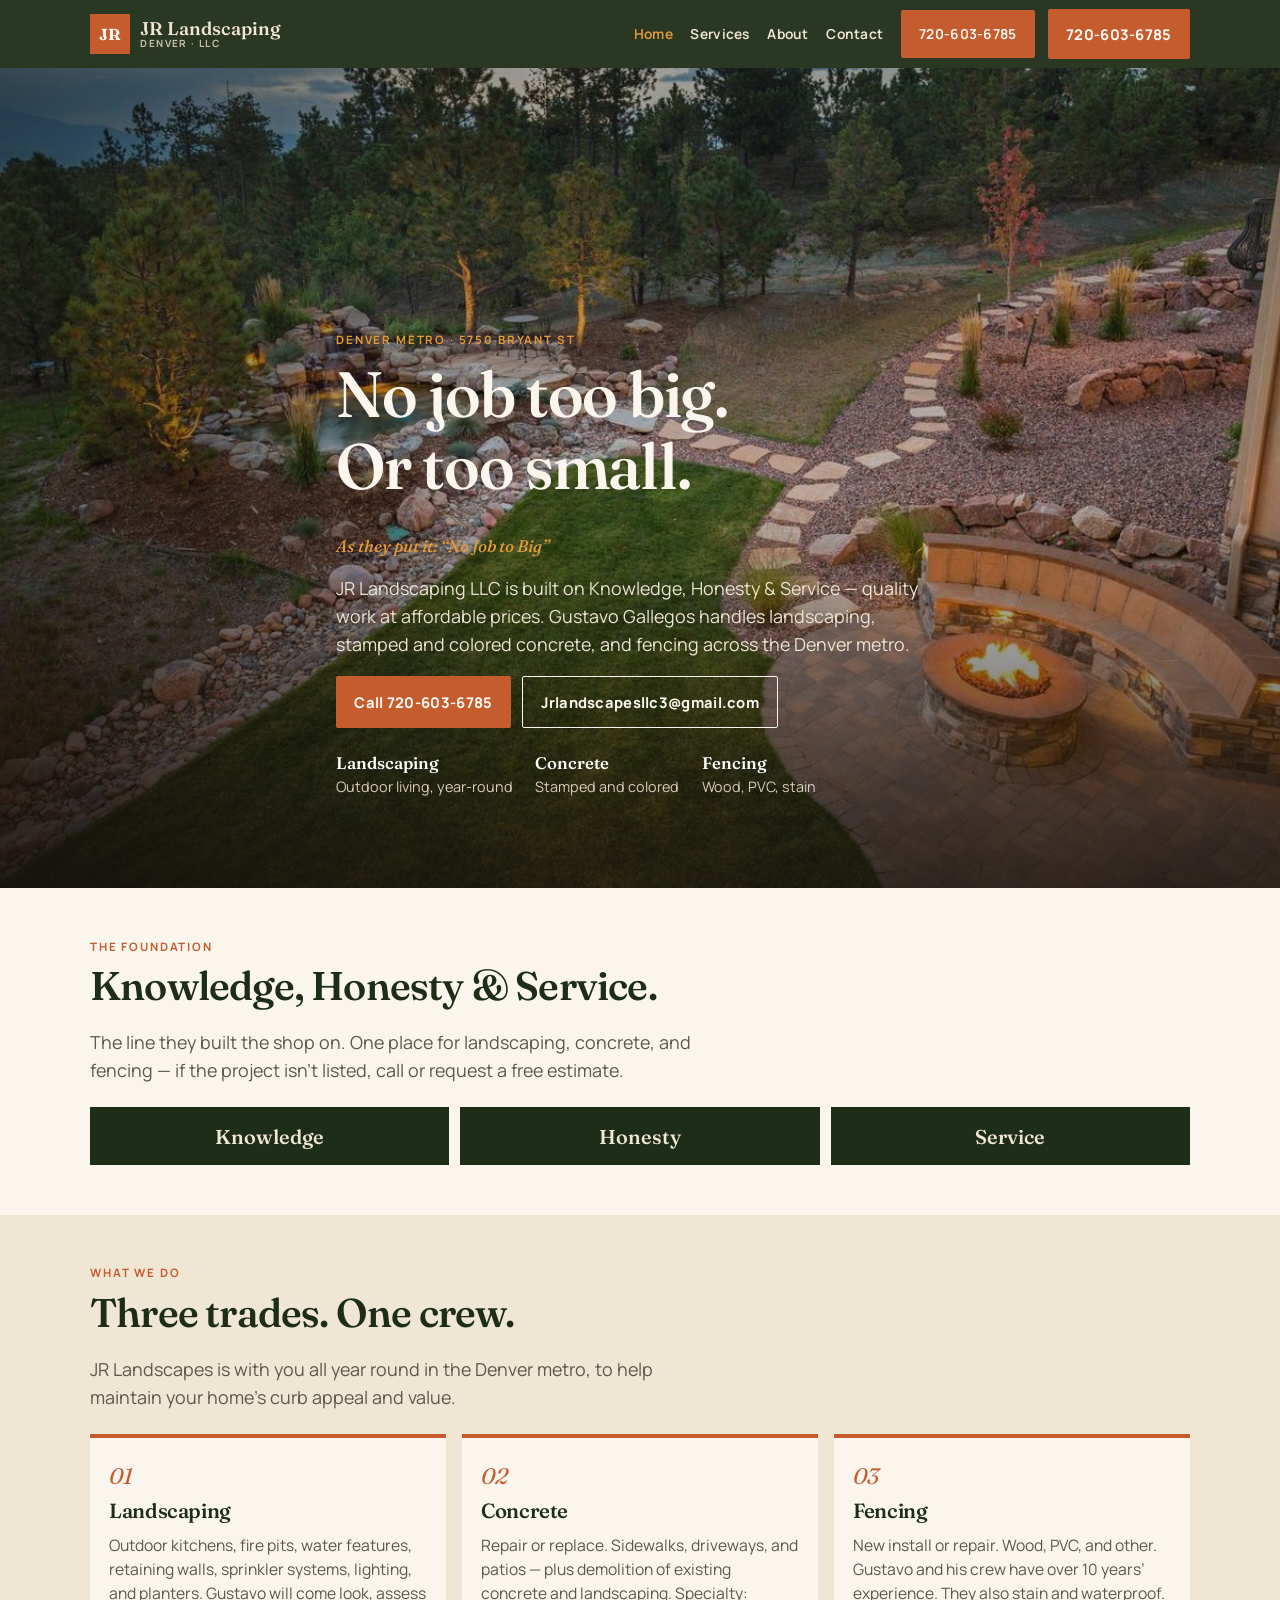
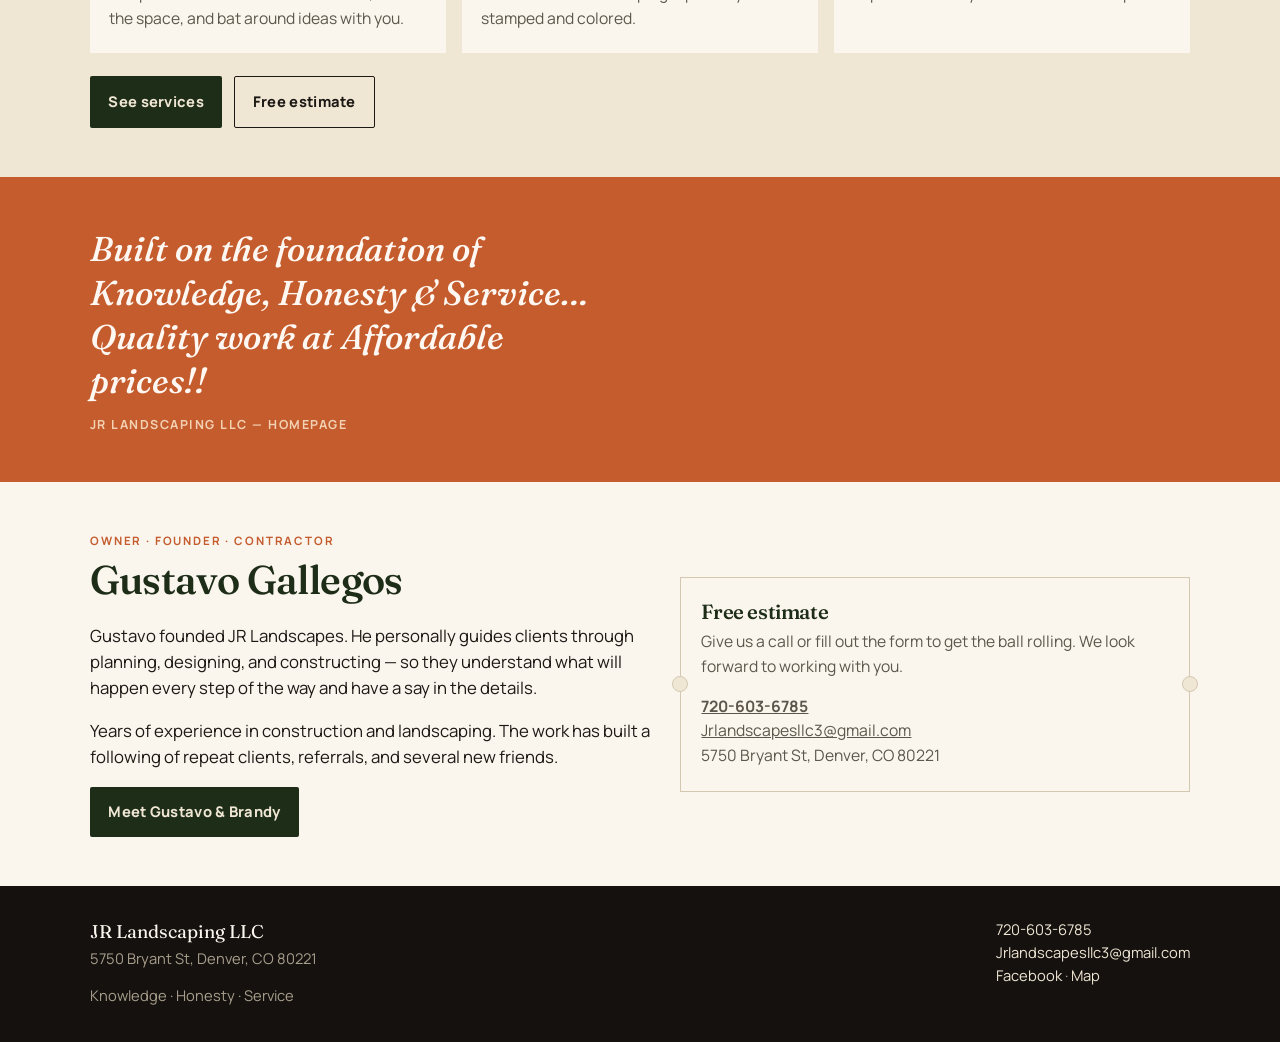
<file: index.html>
<!DOCTYPE html>
<html lang="en">
<head>
  <meta charset="utf-8">
  <meta name="viewport" content="width=device-width, initial-scale=1">
  <title>JR Landscaping LLC | Landscaping, concrete & fencing in Denver</title>
  <meta name="description" content="Gustavo Gallegos — landscaping, stamped and colored concrete, and fencing in the Denver metro. Knowledge, Honesty & Service. Call 720-603-6785.">
  <meta name="theme-color" content="#1e2d18">
  <link rel="icon" href="assets/favicon.svg" type="image/svg+xml">
  <link rel="preconnect" href="https://fonts.googleapis.com">
  <link rel="preconnect" href="https://fonts.gstatic.com" crossorigin>
  <link href="https://fonts.googleapis.com/css2?family=Fraunces:ital,opsz,wght@0,9..144,500;0,9..144,560;0,9..144,700;1,9..144,500&family=Manrope:wght@400;650;750&display=swap" rel="stylesheet">
  <link rel="stylesheet" href="assets/styles.css">
  <script type="application/ld+json">{"@context":"https://schema.org","@type":"LandscapingBusiness","name":"JR Landscaping LLC","alternateName":["JR Landscapes LLC","JR Landscapes"],"image":"assets/yard.jpg","url":"https://www.jrlandscapesllc.com/","telephone":"+17206036785","email":"Jrlandscapesllc3@gmail.com","address":{"@type":"PostalAddress","streetAddress":"5750 Bryant St","addressLocality":"Denver","addressRegion":"CO","postalCode":"80221","addressCountry":"US"},"geo":{"@type":"GeoCoordinates","latitude":39.8009664,"longitude":-105.0181736},"areaServed":"Denver metro","founder":{"@type":"Person","name":"Gustavo Gallegos","jobTitle":"Owner"},"employee":[{"@type":"Person","name":"Gustavo Gallegos","jobTitle":"Owner | Founder | Contractor"},{"@type":"Person","name":"Brandy Carmona","jobTitle":"Office Manager"}],"sameAs":["https://www.facebook.com/profile.php?id=100083057974969","https://www.google.com/maps/place/JR+Landscapes+LLC/@39.8009678,-105.0181648,15z"]}</script>
</head>
<body>
  <a class="skip" href="#main">Skip to content</a>
  <header class="site-header">
    <div class="wrap header-inner">
      <a class="logo" href="index.html">
        <span class="mark" aria-hidden="true">JR</span>
        <span class="logo-word">JR Landscaping<span>Denver · LLC</span></span>
      </a>
      <button class="menu-toggle" type="button" aria-expanded="false" aria-label="Open menu"><span></span></button>
      <nav class="nav" aria-label="Primary">
        <a href="index.html" aria-current="page">Home</a>
        <a href="services.html">Services</a>
        <a href="about.html">About</a>
        <a href="contact.html">Contact</a>
        <a class="btn btn-clay" href="tel:+17206036785">720-603-6785</a>
      </nav>
      <a class="btn btn-clay header-cta" href="tel:+17206036785">720-603-6785</a>
    </div>
  </header>

  <main id="main">
    <section class="hero">
      <div class="hero-media">
        <img src="assets/yard.jpg" alt="Twilight backyard with a lit fire pit, paver patio, retaining-wall bench, waterfall, and uplit pines — JR Landscaping homepage photo">
      </div>
      <div class="wrap hero-copy">
        <p class="eyebrow">Denver metro · 5750 Bryant St</p>
        <h1>No job too big. Or too small.</h1>
        <p class="as-said">As they put it: “No Job to Big”</p>
        <p class="lede">JR Landscaping LLC is built on Knowledge, Honesty &amp; Service — quality work at affordable prices. Gustavo Gallegos handles landscaping, stamped and colored concrete, and fencing across the Denver metro.</p>
        <div class="hero-actions">
          <a class="btn btn-clay" href="tel:+17206036785">Call 720-603-6785</a>
          <a class="btn btn-ghost" href="mailto:Jrlandscapesllc3@gmail.com">Jrlandscapesllc3@gmail.com</a>
        </div>
        <div class="hero-meta">
          <span><strong>Landscaping</strong> Outdoor living, year-round</span>
          <span><strong>Concrete</strong> Stamped and colored</span>
          <span><strong>Fencing</strong> Wood, PVC, stain</span>
        </div>
      </div>
    </section>

    <section class="band-bone">
      <div class="wrap">
        <p class="kicker">The foundation</p>
        <h2>Knowledge, Honesty &amp; Service.</h2>
        <p class="lede">The line they built the shop on. One place for landscaping, concrete, and fencing — if the project isn’t listed, call or request a free estimate.</p>
        <div class="pillars" aria-label="Company values">
          <span>Knowledge</span>
          <span>Honesty</span>
          <span>Service</span>
        </div>
      </div>
    </section>

    <section>
      <div class="wrap">
        <p class="kicker">What we do</p>
        <h2>Three trades. One crew.</h2>
        <p class="lede">JR Landscapes is with you all year round in the Denver metro, to help maintain your home’s curb appeal and value.</p>
        <div class="cards three" style="margin-top:1.4rem">
          <article class="slab">
            <span class="num">01</span>
            <h3>Landscaping</h3>
            <p>Outdoor kitchens, fire pits, water features, retaining walls, sprinkler systems, lighting, and planters. Gustavo will come look, assess the space, and bat around ideas with you.</p>
          </article>
          <article class="slab">
            <span class="num">02</span>
            <h3>Concrete</h3>
            <p>Repair or replace. Sidewalks, driveways, and patios — plus demolition of existing concrete and landscaping. Specialty: stamped and colored.</p>
          </article>
          <article class="slab">
            <span class="num">03</span>
            <h3>Fencing</h3>
            <p>New install or repair. Wood, PVC, and other. Gustavo and his crew have over 10 years’ experience. They also stain and waterproof.</p>
          </article>
        </div>
        <p class="actions" style="margin-top:1.4rem">
          <a class="btn btn-pine" href="services.html">See services</a>
          <a class="btn btn-ghost" href="contact.html">Free estimate</a>
        </p>
      </div>
    </section>

    <section class="band-clay">
      <div class="wrap">
        <blockquote class="quote">
          Built on the foundation of Knowledge, Honesty &amp; Service… Quality work at Affordable prices!!
          <cite>JR Landscaping LLC — homepage</cite>
        </blockquote>
      </div>
    </section>

    <section class="band-bone">
      <div class="wrap split">
        <div>
          <p class="kicker">Owner · founder · contractor</p>
          <h2>Gustavo Gallegos</h2>
          <p>Gustavo founded JR Landscapes. He personally guides clients through planning, designing, and constructing — so they understand what will happen every step of the way and have a say in the details.</p>
          <p>Years of experience in construction and landscaping. The work has built a following of repeat clients, referrals, and several new friends.</p>
          <p class="actions">
            <a class="btn btn-pine" href="about.html">Meet Gustavo &amp; Brandy</a>
          </p>
        </div>
        <div class="ticket">
          <h3>Free estimate</h3>
          <p>Give us a call or fill out the form to get the ball rolling. We look forward to working with you.</p>
          <p style="margin-top:1rem">
            <a href="tel:+17206036785"><strong>720-603-6785</strong></a><br>
            <a href="mailto:Jrlandscapesllc3@gmail.com">Jrlandscapesllc3@gmail.com</a><br>
            5750 Bryant St, Denver, CO 80221
          </p>
        </div>
      </div>
    </section>
  </main>
  <footer class="site-footer">
    <div class="wrap footer-inner">
      <div>
        <div class="footer-brand">JR Landscaping LLC</div>
        <p>5750 Bryant St, Denver, CO 80221</p>
        <p>Knowledge · Honesty · Service</p>
      </div>
      <p>
        <a href="tel:+17206036785">720-603-6785</a><br>
        <a href="mailto:Jrlandscapesllc3@gmail.com">Jrlandscapesllc3@gmail.com</a><br>
        <a href="https://www.facebook.com/profile.php?id=100083057974969" rel="noopener">Facebook</a>
        · <a href="https://www.google.com/maps/place/JR+Landscapes+LLC/@39.8009678,-105.0181648,15z" rel="noopener">Map</a>
      </p>
    </div>
  </footer>
  <nav class="callbar" aria-label="Call or email">
    <a href="tel:+17206036785">Call 720-603-6785</a>
    <a href="mailto:Jrlandscapesllc3@gmail.com">Email the shop</a>
  </nav>
  <script src="assets/site.js"></script>
</body>
</html>
</file>
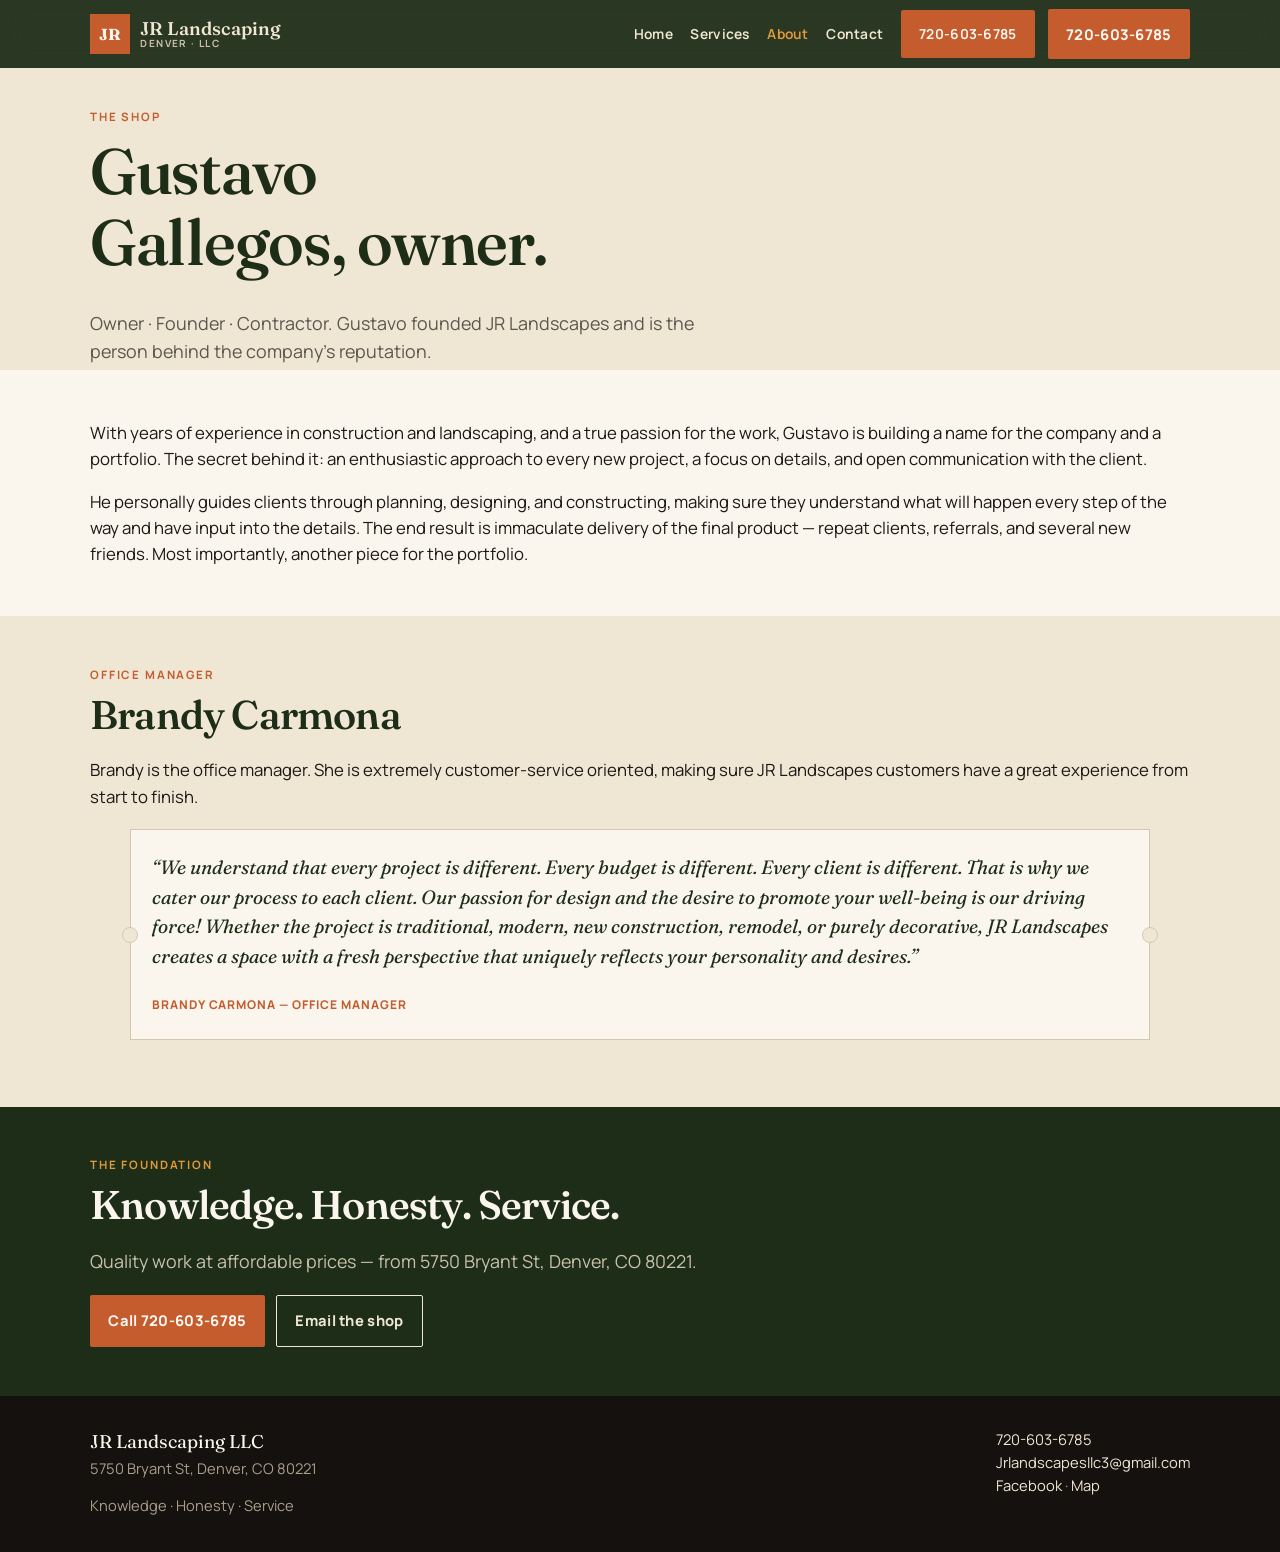
<file: about.html>
<!DOCTYPE html>
<html lang="en">
<head>
  <meta charset="utf-8">
  <meta name="viewport" content="width=device-width, initial-scale=1">
  <title>About | Gustavo Gallegos & Brandy Carmona — JR Landscaping LLC</title>
  <meta name="description" content="Gustavo Gallegos, owner and founder. Office manager Brandy Carmona. Knowledge, Honesty & Service from 5750 Bryant St, Denver.">
  <meta name="theme-color" content="#1e2d18">
  <link rel="icon" href="assets/favicon.svg" type="image/svg+xml">
  <link rel="preconnect" href="https://fonts.googleapis.com">
  <link rel="preconnect" href="https://fonts.gstatic.com" crossorigin>
  <link href="https://fonts.googleapis.com/css2?family=Fraunces:ital,opsz,wght@0,9..144,500;0,9..144,560;0,9..144,700;1,9..144,500&family=Manrope:wght@400;650;750&display=swap" rel="stylesheet">
  <link rel="stylesheet" href="assets/styles.css">
  
</head>
<body>
  <a class="skip" href="#main">Skip to content</a>
  <header class="site-header">
    <div class="wrap header-inner">
      <a class="logo" href="index.html">
        <span class="mark" aria-hidden="true">JR</span>
        <span class="logo-word">JR Landscaping<span>Denver · LLC</span></span>
      </a>
      <button class="menu-toggle" type="button" aria-expanded="false" aria-label="Open menu"><span></span></button>
      <nav class="nav" aria-label="Primary">
        <a href="index.html">Home</a>
        <a href="services.html">Services</a>
        <a href="about.html" aria-current="page">About</a>
        <a href="contact.html">Contact</a>
        <a class="btn btn-clay" href="tel:+17206036785">720-603-6785</a>
      </nav>
      <a class="btn btn-clay header-cta" href="tel:+17206036785">720-603-6785</a>
    </div>
  </header>

  <main id="main">
    <section class="page-hero">
      <div class="wrap">
        <p class="eyebrow">The shop</p>
        <h1>Gustavo Gallegos, owner.</h1>
        <p class="lede">Owner · Founder · Contractor. Gustavo founded JR Landscapes and is the person behind the company’s reputation.</p>
      </div>
    </section>

    <section class="band-bone">
      <div class="wrap">
        <p>With years of experience in construction and landscaping, and a true passion for the work, Gustavo is building a name for the company and a portfolio. The secret behind it: an enthusiastic approach to every new project, a focus on details, and open communication with the client.</p>
        <p>He personally guides clients through planning, designing, and constructing, making sure they understand what will happen every step of the way and have input into the details. The end result is immaculate delivery of the final product — repeat clients, referrals, and several new friends. Most importantly, another piece for the portfolio.</p>
      </div>
    </section>

    <section>
      <div class="wrap">
        <p class="kicker">Office manager</p>
        <h2>Brandy Carmona</h2>
        <p>Brandy is the office manager. She is extremely customer-service oriented, making sure JR Landscapes customers have a great experience from start to finish.</p>
        <blockquote class="ticket" style="margin-top:1.2rem">
          <p style="font-family:var(--display);font-style:italic;font-size:1.2rem;color:var(--pine);">“We understand that every project is different. Every budget is different. Every client is different. That is why we cater our process to each client. Our passion for design and the desire to promote your well-being is our driving force! Whether the project is traditional, modern, new construction, remodel, or purely decorative, JR Landscapes creates a space with a fresh perspective that uniquely reflects your personality and desires.”</p>
          <p style="margin-top:0.8rem"><cite style="font-style:normal;font-weight:750;letter-spacing:0.08em;text-transform:uppercase;font-size:0.75rem;color:var(--clay);">Brandy Carmona — Office Manager</cite></p>
        </blockquote>
      </div>
    </section>

    <section class="band-pine">
      <div class="wrap">
        <p class="kicker">The foundation</p>
        <h2>Knowledge. Honesty. Service.</h2>
        <p class="lede">Quality work at affordable prices — from 5750 Bryant St, Denver, CO 80221.</p>
        <p class="actions" style="margin-top:1.2rem">
          <a class="btn btn-clay" href="tel:+17206036785">Call 720-603-6785</a>
          <a class="btn btn-ghost" href="mailto:Jrlandscapesllc3@gmail.com">Email the shop</a>
        </p>
      </div>
    </section>
  </main>
  <footer class="site-footer">
    <div class="wrap footer-inner">
      <div>
        <div class="footer-brand">JR Landscaping LLC</div>
        <p>5750 Bryant St, Denver, CO 80221</p>
        <p>Knowledge · Honesty · Service</p>
      </div>
      <p>
        <a href="tel:+17206036785">720-603-6785</a><br>
        <a href="mailto:Jrlandscapesllc3@gmail.com">Jrlandscapesllc3@gmail.com</a><br>
        <a href="https://www.facebook.com/profile.php?id=100083057974969" rel="noopener">Facebook</a>
        · <a href="https://www.google.com/maps/place/JR+Landscapes+LLC/@39.8009678,-105.0181648,15z" rel="noopener">Map</a>
      </p>
    </div>
  </footer>
  <nav class="callbar" aria-label="Call or email">
    <a href="tel:+17206036785">Call 720-603-6785</a>
    <a href="mailto:Jrlandscapesllc3@gmail.com">Email the shop</a>
  </nav>
  <script src="assets/site.js"></script>
</body>
</html>
</file>
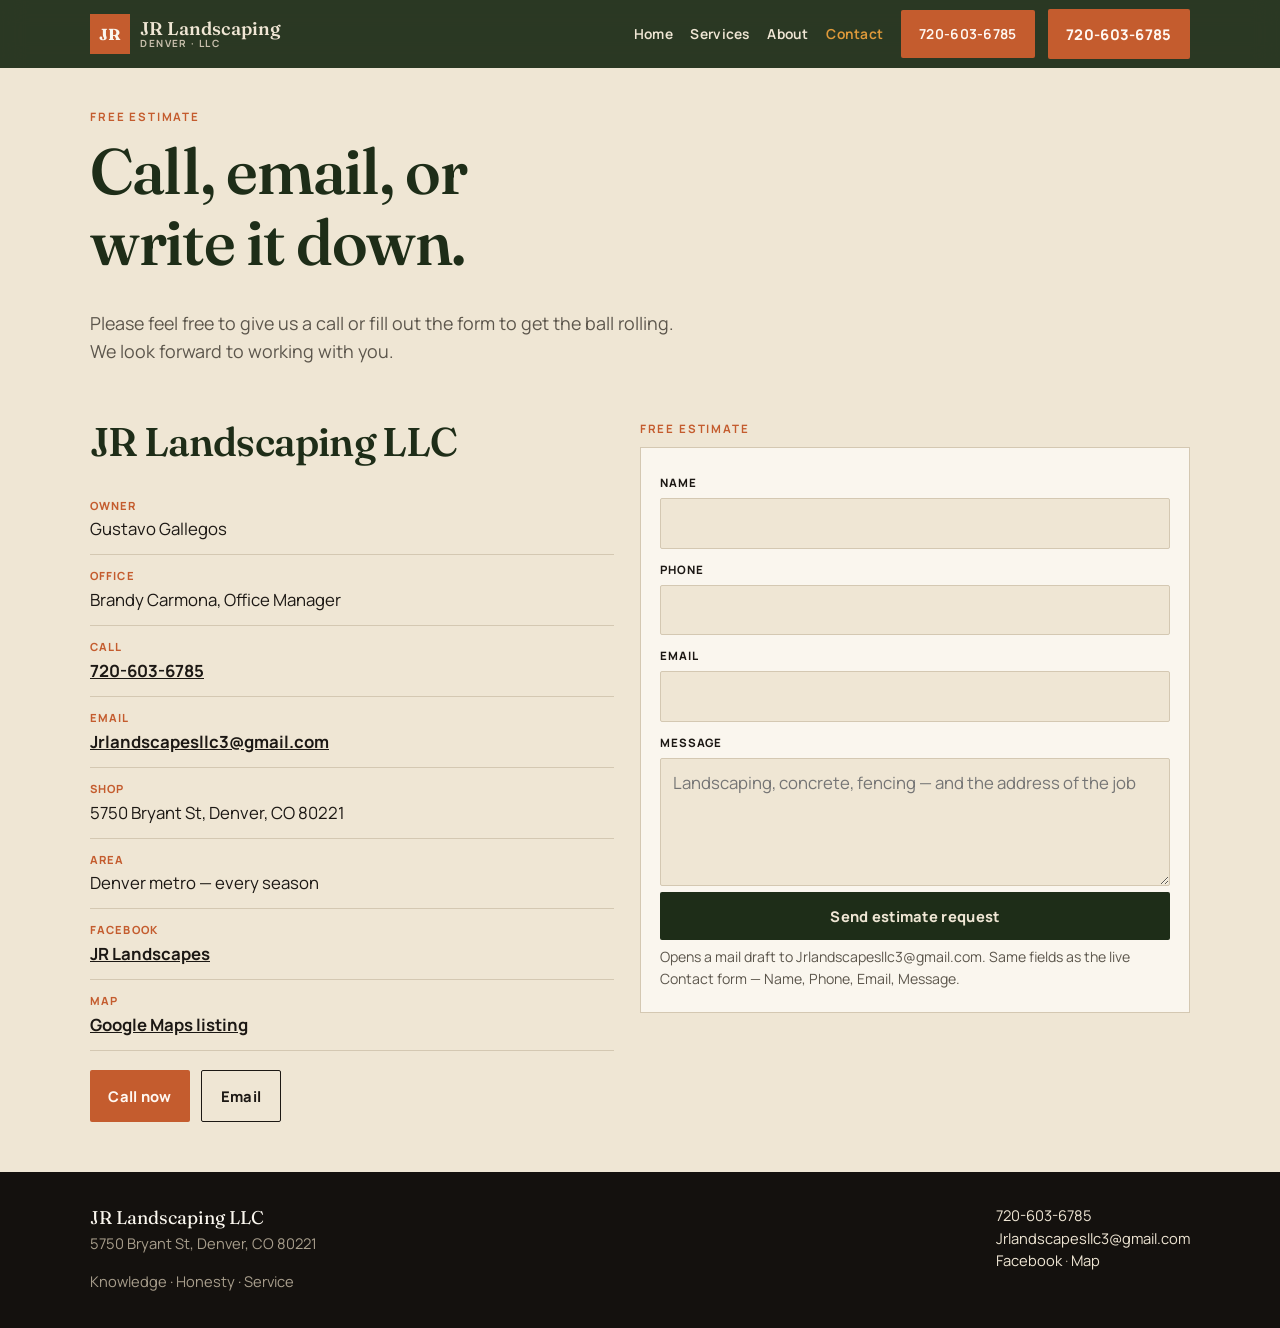
<file: contact.html>
<!DOCTYPE html>
<html lang="en">
<head>
  <meta charset="utf-8">
  <meta name="viewport" content="width=device-width, initial-scale=1">
  <title>Contact | JR Landscaping LLC — free estimate, Denver</title>
  <meta name="description" content="Call 720-603-6785 or email Jrlandscapesllc3@gmail.com. 5750 Bryant St, Denver, CO 80221. Free estimate.">
  <meta name="theme-color" content="#1e2d18">
  <link rel="icon" href="assets/favicon.svg" type="image/svg+xml">
  <link rel="preconnect" href="https://fonts.googleapis.com">
  <link rel="preconnect" href="https://fonts.gstatic.com" crossorigin>
  <link href="https://fonts.googleapis.com/css2?family=Fraunces:ital,opsz,wght@0,9..144,500;0,9..144,560;0,9..144,700;1,9..144,500&family=Manrope:wght@400;650;750&display=swap" rel="stylesheet">
  <link rel="stylesheet" href="assets/styles.css">
  
</head>
<body>
  <a class="skip" href="#main">Skip to content</a>
  <header class="site-header">
    <div class="wrap header-inner">
      <a class="logo" href="index.html">
        <span class="mark" aria-hidden="true">JR</span>
        <span class="logo-word">JR Landscaping<span>Denver · LLC</span></span>
      </a>
      <button class="menu-toggle" type="button" aria-expanded="false" aria-label="Open menu"><span></span></button>
      <nav class="nav" aria-label="Primary">
        <a href="index.html">Home</a>
        <a href="services.html">Services</a>
        <a href="about.html">About</a>
        <a href="contact.html" aria-current="page">Contact</a>
        <a class="btn btn-clay" href="tel:+17206036785">720-603-6785</a>
      </nav>
      <a class="btn btn-clay header-cta" href="tel:+17206036785">720-603-6785</a>
    </div>
  </header>

  <main id="main">
    <section class="page-hero">
      <div class="wrap">
        <p class="eyebrow">Free estimate</p>
        <h1>Call, email, or write it down.</h1>
        <p class="lede">Please feel free to give us a call or fill out the form to get the ball rolling. We look forward to working with you.</p>
      </div>
    </section>

    <section>
      <div class="wrap contact-grid">
        <div>
          <h2>JR Landscaping LLC</h2>
          <ul class="contact-list">
            <li><span>Owner</span>Gustavo Gallegos</li>
            <li><span>Office</span>Brandy Carmona, Office Manager</li>
            <li><span>Call</span><a href="tel:+17206036785">720-603-6785</a></li>
            <li><span>Email</span><a href="mailto:Jrlandscapesllc3@gmail.com">Jrlandscapesllc3@gmail.com</a></li>
            <li><span>Shop</span>5750 Bryant St, Denver, CO 80221</li>
            <li><span>Area</span>Denver metro — every season</li>
            <li><span>Facebook</span><a href="https://www.facebook.com/profile.php?id=100083057974969" rel="noopener">JR Landscapes</a></li>
            <li><span>Map</span><a href="https://www.google.com/maps/place/JR+Landscapes+LLC/@39.8009678,-105.0181648,15z" rel="noopener">Google Maps listing</a></li>
          </ul>
          <p class="actions">
            <a class="btn btn-clay" href="tel:+17206036785">Call now</a>
            <a class="btn btn-ghost" href="mailto:Jrlandscapesllc3@gmail.com">Email</a>
          </p>
        </div>
        <div>
          <p class="kicker">Free estimate</p>
          <form data-quote-form>
            <label for="name">Name</label>
            <input id="name" name="name" autocomplete="name">
            <label for="phone">Phone</label>
            <input id="phone" name="phone" type="tel" autocomplete="tel">
            <label for="email">Email</label>
            <input id="email" name="email" type="email" autocomplete="email">
            <label for="message">Message</label>
            <textarea id="message" name="message" placeholder="Landscaping, concrete, fencing — and the address of the job"></textarea>
            <button class="btn btn-pine" type="submit">Send estimate request</button>
            <p class="note">Opens a mail draft to Jrlandscapesllc3@gmail.com. Same fields as the live Contact form — Name, Phone, Email, Message.</p>
          </form>
        </div>
      </div>
    </section>
  </main>
  <footer class="site-footer">
    <div class="wrap footer-inner">
      <div>
        <div class="footer-brand">JR Landscaping LLC</div>
        <p>5750 Bryant St, Denver, CO 80221</p>
        <p>Knowledge · Honesty · Service</p>
      </div>
      <p>
        <a href="tel:+17206036785">720-603-6785</a><br>
        <a href="mailto:Jrlandscapesllc3@gmail.com">Jrlandscapesllc3@gmail.com</a><br>
        <a href="https://www.facebook.com/profile.php?id=100083057974969" rel="noopener">Facebook</a>
        · <a href="https://www.google.com/maps/place/JR+Landscapes+LLC/@39.8009678,-105.0181648,15z" rel="noopener">Map</a>
      </p>
    </div>
  </footer>
  <nav class="callbar" aria-label="Call or email">
    <a href="tel:+17206036785">Call 720-603-6785</a>
    <a href="mailto:Jrlandscapesllc3@gmail.com">Email the shop</a>
  </nav>
  <script src="assets/site.js"></script>
</body>
</html>
</file>
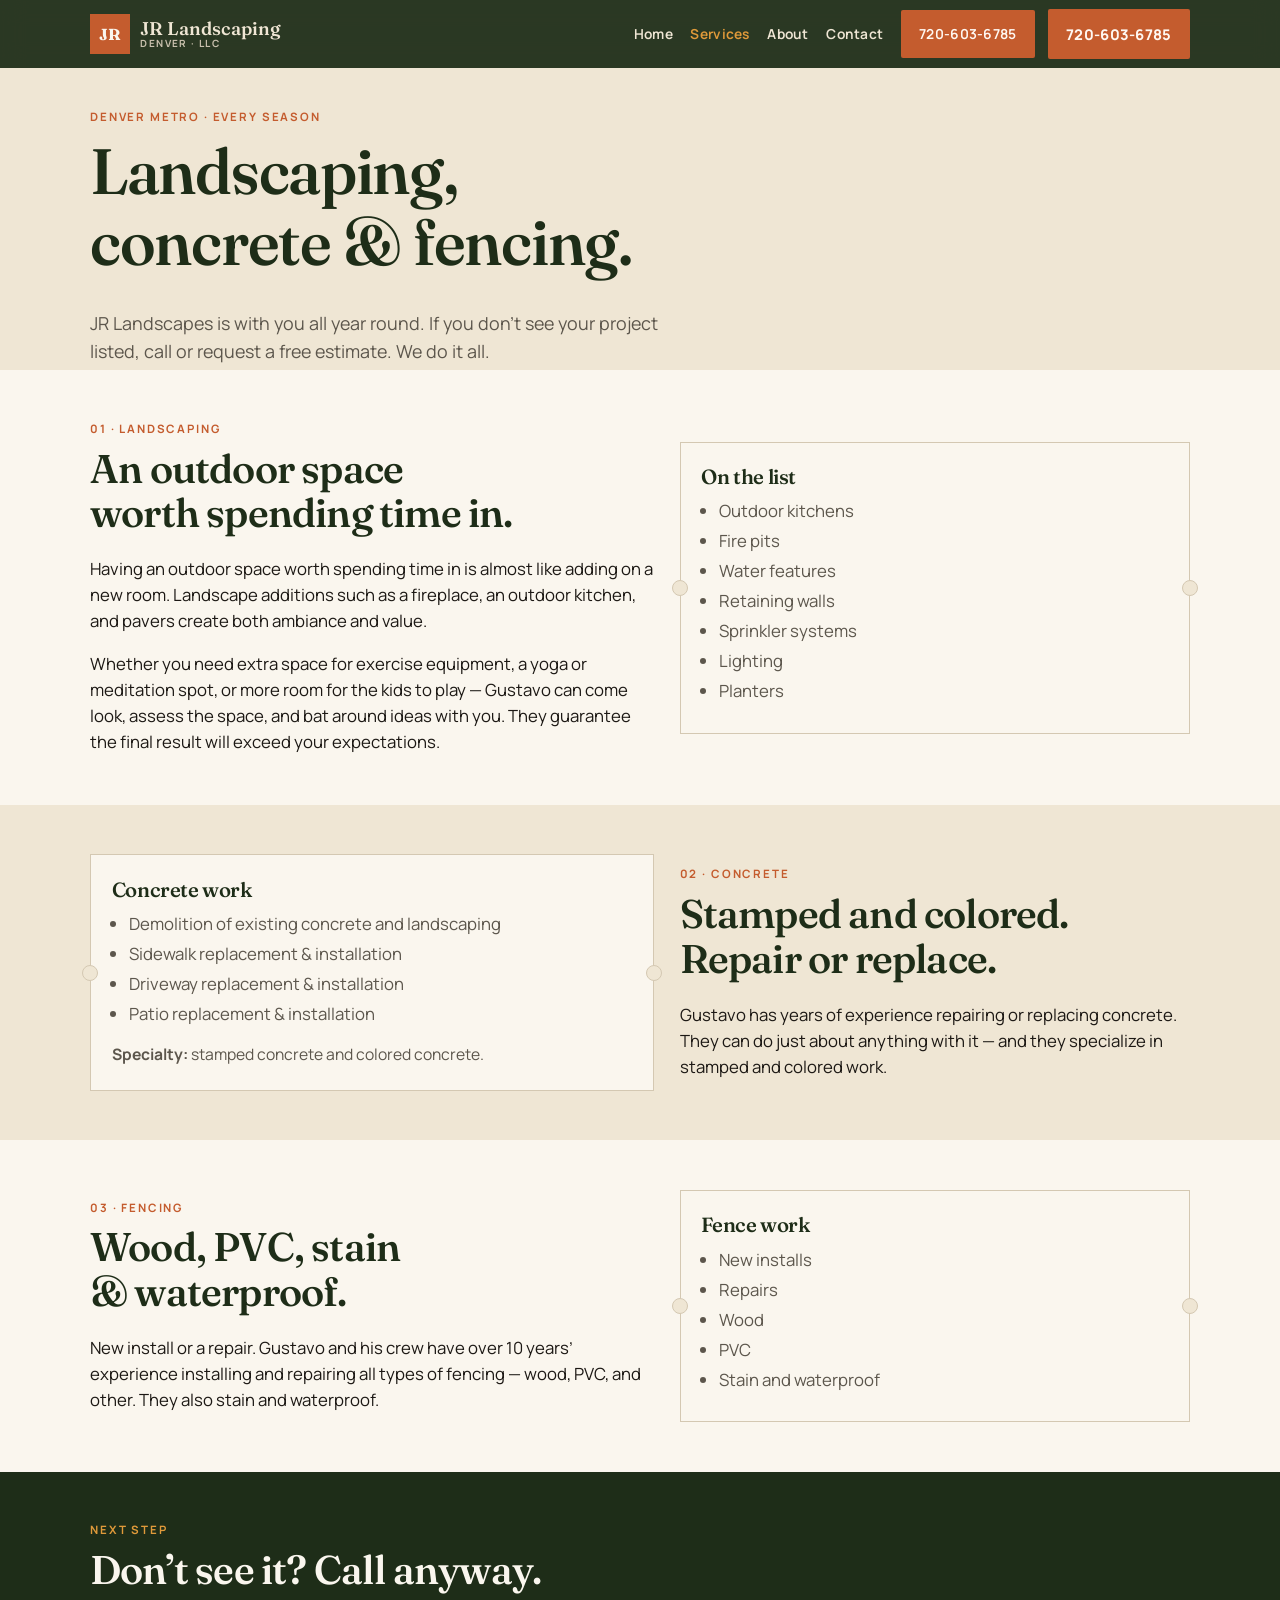
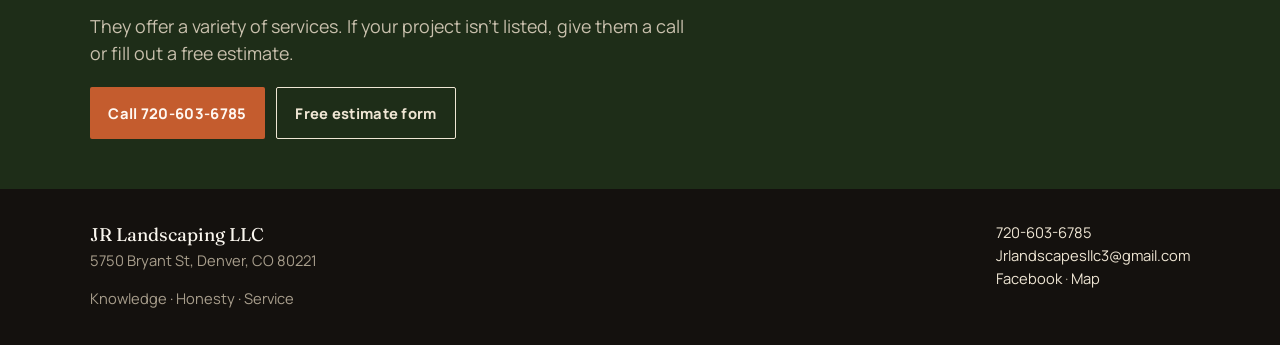
<file: services.html>
<!DOCTYPE html>
<html lang="en">
<head>
  <meta charset="utf-8">
  <meta name="viewport" content="width=device-width, initial-scale=1">
  <title>Services | JR Landscaping LLC — Denver metro</title>
  <meta name="description" content="Landscaping, stamped and colored concrete, and fencing (wood, PVC, stain) in the Denver metro. Call Gustavo at 720-603-6785.">
  <meta name="theme-color" content="#1e2d18">
  <link rel="icon" href="assets/favicon.svg" type="image/svg+xml">
  <link rel="preconnect" href="https://fonts.googleapis.com">
  <link rel="preconnect" href="https://fonts.gstatic.com" crossorigin>
  <link href="https://fonts.googleapis.com/css2?family=Fraunces:ital,opsz,wght@0,9..144,500;0,9..144,560;0,9..144,700;1,9..144,500&family=Manrope:wght@400;650;750&display=swap" rel="stylesheet">
  <link rel="stylesheet" href="assets/styles.css">
  
</head>
<body>
  <a class="skip" href="#main">Skip to content</a>
  <header class="site-header">
    <div class="wrap header-inner">
      <a class="logo" href="index.html">
        <span class="mark" aria-hidden="true">JR</span>
        <span class="logo-word">JR Landscaping<span>Denver · LLC</span></span>
      </a>
      <button class="menu-toggle" type="button" aria-expanded="false" aria-label="Open menu"><span></span></button>
      <nav class="nav" aria-label="Primary">
        <a href="index.html">Home</a>
        <a href="services.html" aria-current="page">Services</a>
        <a href="about.html">About</a>
        <a href="contact.html">Contact</a>
        <a class="btn btn-clay" href="tel:+17206036785">720-603-6785</a>
      </nav>
      <a class="btn btn-clay header-cta" href="tel:+17206036785">720-603-6785</a>
    </div>
  </header>

  <main id="main">
    <section class="page-hero">
      <div class="wrap">
        <p class="eyebrow">Denver metro · every season</p>
        <h1>Landscaping, concrete &amp; fencing.</h1>
        <p class="lede">JR Landscapes is with you all year round. If you don’t see your project listed, call or request a free estimate. We do it all.</p>
      </div>
    </section>

    <section class="band-bone">
      <div class="wrap split">
        <div>
          <p class="kicker">01 · Landscaping</p>
          <h2>An outdoor space worth spending time in.</h2>
          <p>Having an outdoor space worth spending time in is almost like adding on a new room. Landscape additions such as a fireplace, an outdoor kitchen, and pavers create both ambiance and value.</p>
          <p>Whether you need extra space for exercise equipment, a yoga or meditation spot, or more room for the kids to play — Gustavo can come look, assess the space, and bat around ideas with you. They guarantee the final result will exceed your expectations.</p>
        </div>
        <div class="ticket">
          <h3>On the list</h3>
          <ul class="list">
            <li>Outdoor kitchens</li>
            <li>Fire pits</li>
            <li>Water features</li>
            <li>Retaining walls</li>
            <li>Sprinkler systems</li>
            <li>Lighting</li>
            <li>Planters</li>
          </ul>
        </div>
      </div>
    </section>

    <section>
      <div class="wrap split">
        <div class="ticket">
          <h3>Concrete work</h3>
          <ul class="list">
            <li>Demolition of existing concrete and landscaping</li>
            <li>Sidewalk replacement &amp; installation</li>
            <li>Driveway replacement &amp; installation</li>
            <li>Patio replacement &amp; installation</li>
          </ul>
          <p style="margin-top:0.9rem"><strong>Specialty:</strong> stamped concrete and colored concrete.</p>
        </div>
        <div>
          <p class="kicker">02 · Concrete</p>
          <h2>Stamped and colored. Repair or replace.</h2>
          <p>Gustavo has years of experience repairing or replacing concrete. They can do just about anything with it — and they specialize in stamped and colored work.</p>
        </div>
      </div>
    </section>

    <section class="band-bone">
      <div class="wrap split">
        <div>
          <p class="kicker">03 · Fencing</p>
          <h2>Wood, PVC, stain &amp; waterproof.</h2>
          <p>New install or a repair. Gustavo and his crew have over 10 years’ experience installing and repairing all types of fencing — wood, PVC, and other. They also stain and waterproof.</p>
        </div>
        <div class="ticket">
          <h3>Fence work</h3>
          <ul class="list">
            <li>New installs</li>
            <li>Repairs</li>
            <li>Wood</li>
            <li>PVC</li>
            <li>Stain and waterproof</li>
          </ul>
        </div>
      </div>
    </section>

    <section class="band-pine">
      <div class="wrap">
        <p class="kicker">Next step</p>
        <h2>Don’t see it? Call anyway.</h2>
        <p class="lede">They offer a variety of services. If your project isn’t listed, give them a call or fill out a free estimate.</p>
        <p class="actions" style="margin-top:1.2rem">
          <a class="btn btn-clay" href="tel:+17206036785">Call 720-603-6785</a>
          <a class="btn btn-ghost" href="contact.html">Free estimate form</a>
        </p>
      </div>
    </section>
  </main>
  <footer class="site-footer">
    <div class="wrap footer-inner">
      <div>
        <div class="footer-brand">JR Landscaping LLC</div>
        <p>5750 Bryant St, Denver, CO 80221</p>
        <p>Knowledge · Honesty · Service</p>
      </div>
      <p>
        <a href="tel:+17206036785">720-603-6785</a><br>
        <a href="mailto:Jrlandscapesllc3@gmail.com">Jrlandscapesllc3@gmail.com</a><br>
        <a href="https://www.facebook.com/profile.php?id=100083057974969" rel="noopener">Facebook</a>
        · <a href="https://www.google.com/maps/place/JR+Landscapes+LLC/@39.8009678,-105.0181648,15z" rel="noopener">Map</a>
      </p>
    </div>
  </footer>
  <nav class="callbar" aria-label="Call or email">
    <a href="tel:+17206036785">Call 720-603-6785</a>
    <a href="mailto:Jrlandscapesllc3@gmail.com">Email the shop</a>
  </nav>
  <script src="assets/site.js"></script>
</body>
</html>
</file>
<file: assets/styles.css>
/* JR Landscaping LLC — spec preview
   Palette from their dusk backyard photo (pine, clay gravel, limestone pavers, firelight)
   — not the clip-art lime/cyan logo. Fonts: Fraunces + Manrope. */

:root {
  --soil: #14110e;
  --pine: #1e2d18;
  --pine-2: #2a3d22;
  --clay: #c45c2e;
  --clay-deep: #8e3d1c;
  --ember: #e09a3a;
  --sand: #efe6d4;
  --bone: #faf6ee;
  --ink: #1c1814;
  --mute: #5c564c;
  --line: #d4c8b2;
  --wrap: min(1100px, calc(100% - 1.6rem));
  --display: "Fraunces", "Iowan Old Style", Georgia, serif;
  --sans: "Manrope", "Segoe UI", sans-serif;
}

*, *::before, *::after { box-sizing: border-box; }
html { scroll-behavior: smooth; }
body {
  margin: 0;
  font-family: var(--sans);
  color: var(--ink);
  background: var(--sand);
  line-height: 1.55;
  font-size: 1.05rem;
  -webkit-font-smoothing: antialiased;
}
img { max-width: 100%; height: auto; display: block; }
a { color: inherit; }
h1, h2, h3 {
  font-family: var(--display);
  font-weight: 560;
  letter-spacing: -0.02em;
  line-height: 1.12;
  margin: 0 0 0.5em;
  text-wrap: balance;
  color: var(--pine);
}
h1 { font-size: clamp(2.1rem, 8vw, 4rem); }
h2 { font-size: clamp(1.6rem, 4.2vw, 2.5rem); }
h3 { font-size: 1.28rem; }
p { margin: 0 0 1em; }
p:last-child { margin-bottom: 0; }

.skip {
  position: absolute; left: -999px; top: 0;
  background: var(--pine); color: var(--sand);
  padding: 0.5rem 0.8rem; z-index: 100;
}
.skip:focus { left: 0.5rem; top: 0.5rem; }
.wrap { width: var(--wrap); margin-inline: auto; }
.eyebrow, .kicker {
  font-family: var(--sans);
  font-weight: 700;
  text-transform: uppercase;
  letter-spacing: 0.16em;
  font-size: 0.72rem;
  color: var(--clay);
  margin: 0 0 0.55rem;
}
.lede { font-size: 1.12rem; color: var(--mute); max-width: 38rem; }

.site-header {
  position: sticky; top: 0; z-index: 40;
  background: rgba(30, 45, 24, 0.94);
  backdrop-filter: blur(12px);
  color: var(--sand);
}
.header-inner {
  display: flex; align-items: center; gap: 0.7rem; min-height: 68px;
}
.logo {
  display: flex; align-items: center; gap: 0.65rem;
  text-decoration: none; color: var(--sand);
  min-width: 0;
}
.mark {
  width: 40px; height: 40px; flex-shrink: 0;
  background: var(--clay);
  color: var(--bone);
  display: grid; place-items: center;
  font-family: var(--display);
  font-weight: 700;
  font-size: 1rem;
  letter-spacing: -0.03em;
}
.logo-word {
  font-family: var(--display);
  font-size: 1.15rem;
  line-height: 1.05;
  font-weight: 560;
}
.logo-word span {
  display: block;
  font-family: var(--sans);
  font-size: 0.62rem;
  letter-spacing: 0.14em;
  text-transform: uppercase;
  color: #c9c0ad;
  font-weight: 700;
}
.nav { margin-left: auto; display: flex; align-items: center; gap: 1.1rem; }
.nav a {
  text-decoration: none;
  font-weight: 650;
  font-size: 0.86rem;
  letter-spacing: 0.02em;
}
.nav a[aria-current="page"], .nav a:hover { color: var(--ember); }
.header-cta { margin-left: 0.1rem; }
.menu-toggle {
  display: none; margin-left: auto; width: 44px; height: 44px;
  border: 1px solid rgba(239,230,212,0.35); background: transparent;
  cursor: pointer; color: var(--sand);
}
.menu-toggle span,
.menu-toggle span::before,
.menu-toggle span::after {
  display: block; width: 18px; height: 2px; background: currentColor;
  margin: 0 auto; position: relative; content: "";
}
.menu-toggle span::before { position: absolute; top: -6px; }
.menu-toggle span::after { position: absolute; top: 6px; }

.btn {
  display: inline-flex; align-items: center; justify-content: center;
  text-decoration: none; border: 0; cursor: pointer;
  font-family: var(--sans);
  font-weight: 750;
  letter-spacing: 0.02em;
  font-size: 0.92rem;
  padding: 0.85rem 1.15rem;
  border-radius: 2px;
  transition: transform 0.15s ease, background 0.15s ease;
}
.btn:hover { transform: translateY(-1px); }
.btn-clay { background: var(--clay); color: #fff8f2; }
.btn-clay:hover { background: var(--clay-deep); }
.btn-pine { background: var(--pine); color: var(--sand); }
.btn-ghost {
  background: transparent; color: inherit;
  border: 1.5px solid currentColor;
}
.hero-actions, .actions { display: flex; flex-wrap: wrap; gap: 0.7rem; }

.hero {
  position: relative;
  min-height: min(92vh, 820px);
  display: grid;
  align-items: end;
  color: var(--bone);
  background: var(--soil);
}
.hero-media { position: absolute; inset: 0; }
.hero-media img {
  width: 100%; height: 100%; object-fit: cover;
  object-position: 58% 48%;
}
.hero-media::after {
  content: "";
  position: absolute; inset: 0;
  background:
    linear-gradient(to top, rgba(20,17,14,0.82) 0%, rgba(20,17,14,0.18) 48%, rgba(20,17,14,0.35) 100%),
    linear-gradient(90deg, rgba(20,17,14,0.45) 0%, transparent 42%);
}
.hero-copy {
  position: relative;
  z-index: 1;
  padding: 2.2rem 0 2.5rem;
  max-width: 38rem;
}
.hero .eyebrow { color: var(--ember); }
.hero h1 { color: var(--bone); max-width: 14ch; }
.hero .lede { color: #ece4d4; }
.as-said {
  font-family: var(--display);
  font-style: italic;
  font-weight: 500;
  font-size: 1.05rem;
  color: var(--ember);
  margin: 0 0 1rem;
}
.hero-meta {
  display: flex; flex-wrap: wrap; gap: 0.75rem 1.4rem;
  margin-top: 1.35rem;
  font-size: 0.9rem;
  color: #d8cdb8;
}
.hero-meta strong {
  display: block;
  font-family: var(--display);
  font-size: 1.05rem;
  color: #fff;
  font-weight: 560;
}

section { padding: 3.1rem 0; }
.band-bone { background: var(--bone); }
.band-pine { background: var(--pine); color: var(--sand); }
.band-pine h2, .band-pine h3 { color: var(--bone); }
.band-pine .kicker { color: var(--ember); }
.band-pine .lede { color: #c9c0ad; }
.band-clay { background: var(--clay); color: #fff8f2; }
.band-clay h2 { color: #fff8f2; }

.split { display: grid; gap: 1.6rem; }
@media (min-width: 860px) {
  .split { grid-template-columns: 1.05fr 0.95fr; align-items: center; }
}

.ticket {
  background: var(--bone);
  color: var(--ink);
  padding: 1.45rem 1.3rem 1.5rem;
  border: 1px solid var(--line);
  position: relative;
}
.ticket::before,
.ticket::after {
  content: "";
  position: absolute;
  top: 50%;
  width: 16px; height: 16px;
  background: var(--sand);
  border: 1px solid var(--line);
  border-radius: 50%;
  transform: translateY(-50%);
}
.ticket::before { left: -9px; }
.ticket::after { right: -9px; }
.ticket h3 { margin-bottom: 0.35rem; }
.ticket p { color: var(--mute); font-size: 0.98rem; }

.quote {
  font-family: var(--display);
  font-style: italic;
  font-weight: 500;
  font-size: clamp(1.45rem, 3.6vw, 2.15rem);
  line-height: 1.28;
  margin: 0;
  max-width: 22ch;
}
.quote cite {
  display: block;
  margin-top: 0.85rem;
  font-family: var(--sans);
  font-style: normal;
  font-size: 0.78rem;
  letter-spacing: 0.12em;
  text-transform: uppercase;
  font-weight: 700;
  color: #f3d2b4;
}

.cards { display: grid; gap: 1rem; }
@media (min-width: 700px) {
  .cards.three { grid-template-columns: repeat(3, 1fr); }
  .cards.two { grid-template-columns: repeat(2, 1fr); }
}
.slab {
  background: var(--bone);
  padding: 1.35rem 1.2rem 1.45rem;
  border-top: 4px solid var(--clay);
}
.slab .num {
  font-family: var(--display);
  font-style: italic;
  color: var(--clay);
  font-size: 1.4rem;
  display: block;
  margin-bottom: 0.35rem;
}
.slab p { color: var(--mute); font-size: 0.98rem; }
.list {
  margin: 0.6rem 0 0;
  padding: 0 0 0 1.1rem;
  color: var(--mute);
}
.list li { margin: 0.25rem 0; }

.contact-list { list-style: none; padding: 0; margin: 0 0 1.2rem; }
.contact-list li {
  padding: 0.75rem 0;
  border-bottom: 1px solid var(--line);
}
.contact-list span {
  display: block;
  font-weight: 750;
  letter-spacing: 0.1em;
  text-transform: uppercase;
  font-size: 0.7rem;
  color: var(--clay);
  margin-bottom: 0.15rem;
}
.contact-list a { font-weight: 700; }

form {
  display: grid; gap: 0.4rem;
  background: var(--bone);
  padding: 1.3rem 1.2rem 1.4rem;
  border: 1px solid var(--line);
}
label {
  font-weight: 750;
  letter-spacing: 0.08em;
  text-transform: uppercase;
  font-size: 0.72rem;
  margin-top: 0.35rem;
}
input, textarea {
  font: inherit;
  padding: 0.7rem 0.75rem;
  border: 1px solid var(--line);
  background: var(--sand);
  color: var(--ink);
  width: 100%;
  border-radius: 2px;
}
textarea { min-height: 8rem; resize: vertical; }
.note { font-size: 0.88rem; color: var(--mute); }
.contact-grid { display: grid; gap: 1.6rem; }
@media (min-width: 860px) {
  .contact-grid { grid-template-columns: 1fr 1.05fr; align-items: start; }
}

.page-hero { padding: 2.5rem 0 0.3rem; }
.page-hero h1 { max-width: 16ch; }

.pillars {
  display: grid;
  grid-template-columns: repeat(3, 1fr);
  gap: 0.7rem;
  margin-top: 1.4rem;
}
.pillars span {
  display: block;
  text-align: center;
  padding: 0.85rem 0.4rem;
  background: var(--pine);
  color: var(--sand);
  font-family: var(--display);
  font-size: clamp(0.95rem, 2.6vw, 1.25rem);
  font-weight: 560;
}

.site-footer {
  background: var(--soil);
  color: #a89e8c;
  padding: 2rem 0 5.6rem;
  font-size: 0.92rem;
}
.site-footer a { color: var(--sand); text-decoration: none; }
.site-footer a:hover { text-decoration: underline; }
.footer-inner {
  display: flex; flex-wrap: wrap; gap: 0.8rem 1.4rem;
  justify-content: space-between; align-items: flex-start;
}
.footer-brand {
  font-family: var(--display);
  color: var(--bone);
  font-size: 1.15rem;
}

.callbar {
  position: fixed; left: 0; right: 0; bottom: 0; z-index: 50;
  display: grid; grid-template-columns: 1fr 1fr;
  background: var(--pine);
  box-shadow: 0 -6px 20px rgba(20,17,14,0.25);
}
.callbar a {
  text-align: center;
  padding: 0.85rem 0.4rem;
  text-decoration: none;
  font-weight: 750;
  font-size: 0.92rem;
  color: var(--sand);
}
.callbar a:first-child { background: var(--clay); color: #fff8f2; }
@media (min-width: 860px) {
  .callbar { display: none; }
  .site-footer { padding-bottom: 2.2rem; }
}

@media (max-width: 859px) {
  .menu-toggle { display: block; }
  .header-cta { display: none; }
  .nav {
    display: none;
    position: absolute; left: 0; right: 0; top: 100%;
    background: var(--pine);
    flex-direction: column; align-items: stretch;
    padding: 0.6rem 1rem 1rem;
    gap: 0;
    border-top: 1px solid rgba(239,230,212,0.15);
  }
  .nav.is-open { display: flex; }
  .nav a { padding: 0.8rem 0.2rem; border-bottom: 1px solid rgba(239,230,212,0.12); }
  .nav .btn { margin-top: 0.75rem; }
}
</file>
